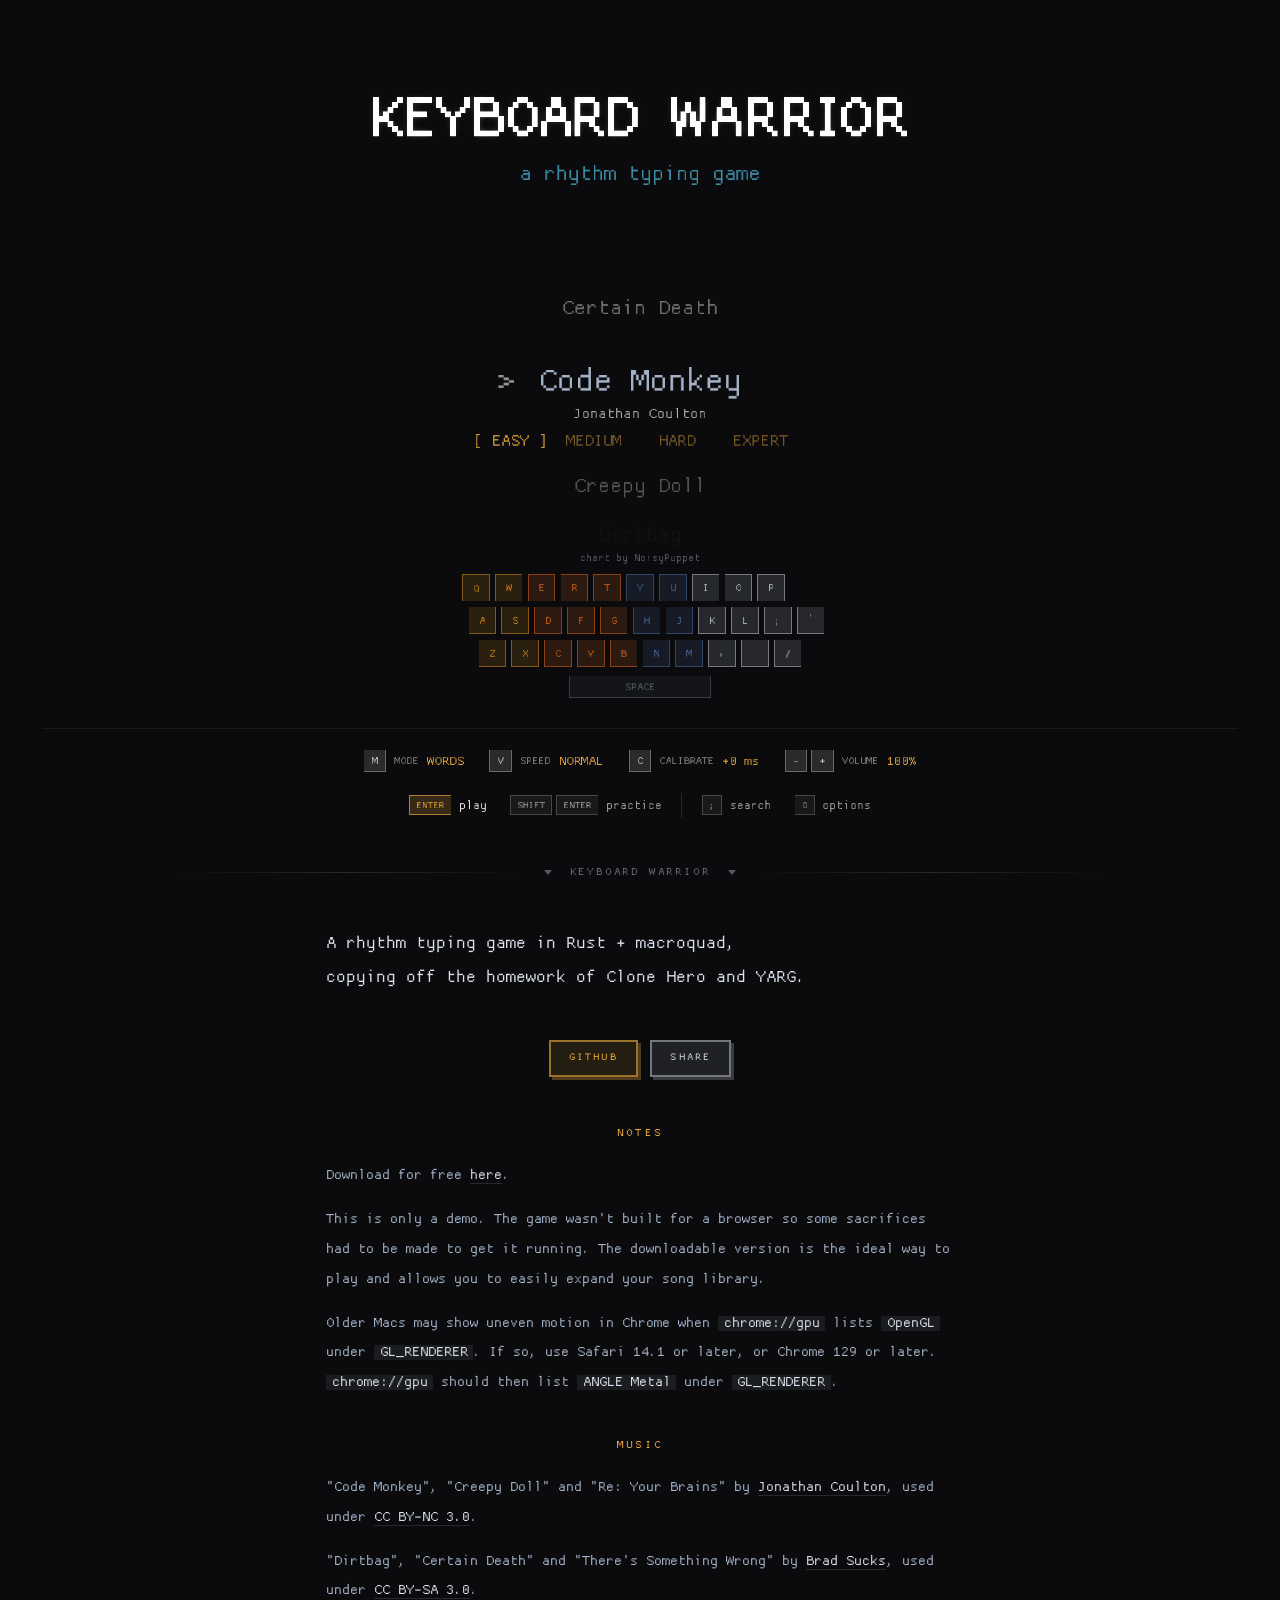
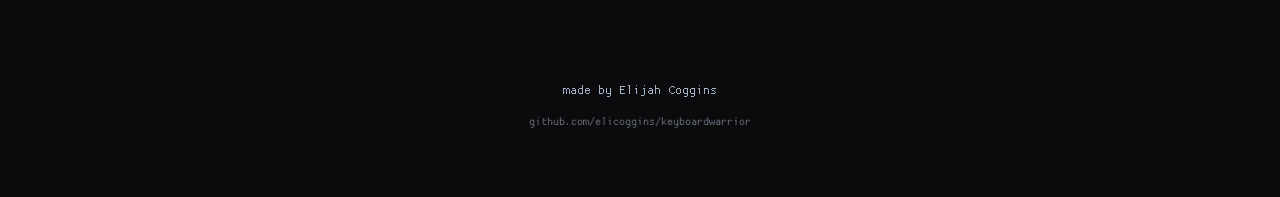
<file: docs/index.html>
<!doctype html>
<html lang="en" data-theme="dark">
  <head>
    <meta charset="UTF-8" />
    <meta name="viewport" content="width=device-width, initial-scale=1.0, viewport-fit=cover" />
    <meta
      name="description"
      content="Keyboard Warrior · a free rhythm typing game built in Rust. Type letters in time with the music. Playable in the browser, with native builds for macOS, Windows and Linux."
    />
    <meta name="author" content="Elijah Coggins" />
    <link rel="canonical" href="https://keyboardwarrior.app/" />
    <meta name="theme-color" content="#0b0b0d" />
    <meta name="color-scheme" content="dark" />

    <meta property="og:title" content="Keyboard Warrior · a rhythm typing game in Rust" />
    <meta
      property="og:description"
      content="Type letters in time with the music. Free, lightweight, and compatible with your existing chart library. Play the browser demo."
    />
    <meta property="og:type" content="website" />
    <meta property="og:url" content="https://keyboardwarrior.app/" />
    <meta property="og:site_name" content="Keyboard Warrior" />
    <meta property="og:locale" content="en_US" />
    <meta
      property="og:image"
      content="https://keyboardwarrior.app/og-keyboardwarrior-2.0.0.png"
    />
    <meta property="og:image:width" content="1200" />
    <meta property="og:image:height" content="630" />
    <meta
      property="og:image:alt"
      content="Keyboard Warrior gameplay — notes falling toward the strike line"
    />
    <meta name="twitter:card" content="summary_large_image" />
    <meta name="twitter:title" content="Keyboard Warrior — a rhythm typing game in Rust" />
    <meta
      name="twitter:description"
      content="Type letters in time with the music. Free, lightweight, and compatible with your existing chart library."
    />
    <meta
      name="twitter:image"
      content="https://keyboardwarrior.app/og-keyboardwarrior-2.0.0.png"
    />

    <link rel="icon" type="image/png" sizes="256x256" href="icon.png" />
    <link rel="apple-touch-icon" href="icon.png" />
    <link
      rel="preload"
      as="font"
      type="font/woff2"
      href="proggyclean.woff2"
      crossorigin
    />
    <link rel="stylesheet" href="mobile.css?v=5" />
    <script>document.documentElement.dataset.experience = matchMedia('(pointer: coarse)').matches ? 'mobile' : 'desktop';</script>
    <noscript><style>@media (pointer: coarse) { .mobile-landing { display: block; } html body .stage, .sheet, .desktop-heading, .m-transport, #mobile-share, .m-link-note { display: none; } #mobile-share-fallback[hidden] { display: block !important; } }</style></noscript>
    <title>Keyboard Warrior · a rhythm typing game</title>

    <script type="application/ld+json">
      {
        "@context": "https://schema.org",
        "@type": "VideoGame",
        "name": "Keyboard Warrior",
        "description": "A rhythm typing game built in Rust. Each note carries a letter; type it in time with the music. Free, lightweight, and compatible with existing Clone Hero and YARG chart libraries.",
        "url": "https://keyboardwarrior.app/",
        "image": "https://keyboardwarrior.app/og-keyboardwarrior-2.0.0.png",
        "screenshot": "https://keyboardwarrior.app/gameplay.jpg",
        "genre": ["Rhythm game", "Typing game"],
        "gamePlatform": ["Web browser", "macOS", "Windows", "Linux"],
        "applicationCategory": "Game",
        "operatingSystem": "macOS, Windows, Linux, Web",
        "playMode": "SinglePlayer",
        "author": {
          "@type": "Person",
          "name": "Elijah Coggins",
          "url": "https://elicoggins.github.io/"
        },
        "offers": {
          "@type": "Offer",
          "price": "0",
          "priceCurrency": "USD",
          "availability": "https://schema.org/InStock"
        },
        "downloadUrl": "https://github.com/elicoggins/keyboardwarrior/releases",
        "codeRepository": "https://github.com/elicoggins/keyboardwarrior"
      }
    </script>
    <script async src="https://www.googletagmanager.com/gtag/js?id=G-KY646TMGR5"></script>
    <script>
      window.dataLayer = window.dataLayer || [];
      function gtag(){dataLayer.push(arguments);}
      gtag('js', new Date());

      gtag('config', 'G-KY646TMGR5');
    </script>
    <style>
      @font-face {
        font-family: 'ProggyClean';
        font-style: normal;
        font-weight: 400;
        font-display: optional;
        src: url('proggyclean.woff2') format('woff2');
      }

      :root {
        color-scheme: dark;
        --bg: #0b0b0d;
        --ink: #d9e0eb;
        --bright: #f2f5fa;
        --dim: #a3b3c7;
        --faint: #6a7180;
        --line: rgba(217, 224, 235, 0.14);
        --amber: #fdb840;
        --ember: #fa731a;
        --steel: #577ab8;
        --cyan: #7fd3f7;
        --font: 'ProggyClean', ui-monospace, 'Courier New', monospace;
        --gutter: clamp(1rem, 4vw, 2.5rem);
      }

      * { box-sizing: border-box; }

      html { background: var(--bg); -webkit-text-size-adjust: 100%; }

      body {
        margin: 0;
        min-height: 100svh;
        overflow-x: hidden;
        overscroll-behavior-y: none;
        background: var(--bg);
        color: var(--ink);
        font-family: var(--font);
        font-size: 1rem;
        line-height: 1.65;
        font-synthesis: none;
      }

      .sr-only {
        position: absolute;
        width: 1px;
        height: 1px;
        margin: -1px;
        overflow: hidden;
        clip: rect(0, 0, 0, 0);
        white-space: nowrap;
      }

      .field {
        position: fixed;
        inset: 0;
        z-index: -1;
        background: var(--bg);
      }

      .field::before,
      .field::after {
        content: "";
        position: absolute;
        inset: 0;
      }

      .field::before {
        opacity: 0.55;
        background-image:
          linear-gradient(rgba(217, 224, 235, 0.045) 1px, transparent 1px),
          linear-gradient(90deg, rgba(217, 224, 235, 0.035) 1px, transparent 1px);
        background-size: 46px 46px, 46px 46px;
        mask-image: radial-gradient(ellipse at 50% 30%, black 5%, transparent 75%);
      }

      .field::after {
        opacity: 0.5;
        background-image: radial-gradient(1px 1px at 17% 12%, rgba(253, 184, 64, 0.5), transparent),
          radial-gradient(1px 1px at 63% 8%, rgba(217, 224, 235, 0.45), transparent),
          radial-gradient(1px 1px at 88% 27%, rgba(217, 224, 235, 0.3), transparent),
          radial-gradient(1px 1px at 34% 41%, rgba(253, 184, 64, 0.35), transparent),
          radial-gradient(1px 1px at 7% 58%, rgba(217, 224, 235, 0.35), transparent),
          radial-gradient(1px 1px at 79% 63%, rgba(217, 224, 235, 0.28), transparent),
          radial-gradient(1px 1px at 47% 77%, rgba(253, 184, 64, 0.3), transparent),
          radial-gradient(1px 1px at 92% 88%, rgba(217, 224, 235, 0.3), transparent),
          radial-gradient(1px 1px at 24% 93%, rgba(217, 224, 235, 0.25), transparent);
      }

      .stage {
        position: relative;
        display: flex;
        flex-direction: column;
        height: 100svh;
        min-height: 28rem;
      }

      .cap {
        appearance: none;
        display: inline-block;
        border: 2px solid rgba(217, 224, 235, 0.45);
        background: rgba(217, 224, 235, 0.1);
        box-shadow: 3px 3px 0 rgba(217, 224, 235, 0.22);
        color: var(--ink);
        font: inherit;
        font-size: 0.8125rem;
        letter-spacing: 0.16em;
        text-transform: uppercase;
        text-decoration: none;
        padding: 0.5rem 1.15rem;
        line-height: 1.3;
        cursor: pointer;
        white-space: nowrap;
        transition: background-color 120ms ease, border-color 120ms ease,
          color 120ms ease, box-shadow 90ms ease, transform 90ms ease;
      }
      .cap:hover, .cap:focus-visible {
        background: rgba(217, 224, 235, 0.16);
        border-color: rgba(217, 224, 235, 0.7);
        color: var(--bright);
      }
      .cap:active {
        transform: translate(3px, 3px);
        box-shadow: 0 0 0 rgba(217, 224, 235, 0);
      }

      .cap--gold {
        border-color: rgba(253, 184, 64, 0.55);
        background: rgba(253, 184, 64, 0.1);
        box-shadow: 3px 3px 0 rgba(253, 184, 64, 0.28);
        color: var(--amber);
      }
      .cap--gold:hover, .cap--gold:focus-visible {
        background: rgba(253, 184, 64, 0.18);
        border-color: rgba(253, 184, 64, 0.85);
        color: var(--amber);
      }
      .cap--gold:active { box-shadow: 0 0 0 rgba(253, 184, 64, 0); }

      /* Author styles override the browser's hidden rule. */
      .cap[hidden] { display: none; }

      @media (pointer: coarse) {
        .cap { padding: 0.85rem 1.5rem; }
      }

      .screen {
        position: relative;
        flex: 1 1 auto;
        min-height: 0;
        display: flex;
        justify-content: center;
        overflow: hidden;
      }

      #glcanvas {
        display: block;
        width: 100%;
        height: 100%;
        max-width: 190vh;
        outline: none;
        background: var(--bg);
        touch-action: none;
      }

      .drop {
        position: absolute;
        top: 0;
        left: 0;
        right: 0;
        z-index: 5;
        display: flex;
        align-items: center;
        justify-content: center;
        padding: 0.6rem clamp(0.8rem, 2.5vw, 1.4rem);
        background: linear-gradient(180deg, rgba(11, 11, 13, 0.95) 30%, rgba(11, 11, 13, 0));
        transform: translateY(-100%);
        transition: transform 220ms ease;
      }
      .screen[data-drop="1"] .drop { transform: none; }

      .fallback {
        position: absolute;
        inset: 0;
        z-index: 6;
        display: none;
        flex-direction: column;
        align-items: center;
        justify-content: center;
        gap: 1.1rem;
        padding: clamp(1.2rem, 5vw, 2.5rem);
        text-align: center;
        background: var(--bg);
      }

      .fallback picture { width: min(36rem, 100%); }

      .fallback img {
        display: block;
        width: 100%;
        height: auto;
        border: 1px solid var(--line);
      }

      .fallback p {
        margin: 0;
        max-width: 32rem;
        font-size: 0.9375rem;
        color: var(--dim);
      }

      .fallback__mark {
        display: block;
        width: min(21rem, 88%);
        height: auto;
        fill: var(--bright);
      }

      .fallback p.fallback__sub {
        margin: -0.5rem 0 0.4rem;
        font-size: clamp(1rem, 4.4vw, 1.25rem);
        color: var(--cyan);
      }

      .fallback__actions {
        display: flex;
        flex-wrap: wrap;
        justify-content: center;
        gap: 0.75rem;
      }

      .fallback p.fallback__hint {
        display: none;
        margin: -0.45rem 0 0;
        font-size: 0.875rem;
        color: var(--dim);
      }
      .stage[data-mode="unsupported"] .fallback__hint { display: block; }

      .stage[data-mode="unsupported"] #glcanvas,
      .stage[data-mode="unsupported"] .drop,
      .stage[data-mode="unsupported"] .rail,
      .stage[data-mode="error"] #glcanvas,
      .stage[data-mode="error"] .drop { display: none; }

      .stage[data-mode="unsupported"] .fallback,
      .stage[data-mode="error"] .fallback { display: flex; }

      .stage[data-mode="unsupported"] { height: auto; min-height: 0; }
      .stage[data-mode="unsupported"] .screen { overflow: visible; }
      .stage[data-mode="unsupported"] .fallback { position: static; width: 100%; }

      .stage[data-fs] .rail { display: none; }
      .stage[data-fs] #glcanvas { max-width: none; }

      .stage:fullscreen { height: 100%; background: var(--bg); }

      .stage[data-fs="page"] {
        position: fixed;
        inset: 0;
        z-index: 50;
        height: 100%;
        background: var(--bg);
      }

      html.kw-filled, html.kw-filled body { overflow: hidden; }

      /* Keep this separate so unsupported selectors do not invalidate other rules. */
      .stage:-webkit-full-screen { height: 100%; background: var(--bg); }

      .rail {
        display: flex;
        align-items: center;
        justify-content: center;
        gap: 1.1rem;
        padding: 0.9rem var(--gutter) 1rem;
        border: 0;
        background: transparent;
        color: var(--faint);
        font: inherit;
        font-size: 0.875rem;
        letter-spacing: 0.2em;
        text-transform: uppercase;
        white-space: nowrap;
        cursor: pointer;
        transition: color 140ms ease;
      }
      .rail::before, .rail::after {
        content: "";
        flex: 1 1 auto;
        max-width: 22rem;
        height: 1px;
        background: linear-gradient(90deg, transparent, var(--line), transparent);
      }
      .rail:hover, .rail:focus-visible { color: var(--ink); }

      .rail__arrow {
        width: 0;
        height: 0;
        border-left: 4px solid transparent;
        border-right: 4px solid transparent;
        border-top: 5px solid currentColor;
        opacity: 0.75;
        animation: nudge 2.6s ease-in-out infinite;
        transition: opacity 160ms ease;
      }

      .rail:hover .rail__arrow,
      .rail:focus-visible .rail__arrow { opacity: 1; }

      @keyframes nudge {
        0%, 62%, 100% { transform: translateY(0); }
        80% { transform: translateY(2px); }
      }

      .sheet {
        width: min(42rem, 100%);
        margin: 0 auto;
        padding: clamp(1rem, 3vh, 2rem) clamp(1rem, 3vw, 1.4rem) clamp(2.5rem, 7vh, 4rem);
        text-wrap: pretty;
      }

      .lede {
        margin: 0 0 clamp(2rem, 5vh, 3rem);
        font-size: 1.375rem;
        line-height: 1.55;
        color: var(--ink);
        text-wrap: balance;
      }

      .sheet__cta {
        margin: 0 0 clamp(2rem, 5vh, 3rem);
        display: flex;
        flex-wrap: wrap;
        justify-content: center;
        gap: 0.75rem;
      }

      .stage[data-mode="unsupported"] ~ .sheet .sheet__cta { display: none; }

      .block { margin: 0 0 clamp(1.8rem, 4vh, 2.6rem); }

      .block h2 {
        margin: 0 0 1rem;
        font-size: 0.875rem;
        font-weight: 400;
        letter-spacing: 0.22em;
        text-transform: uppercase;
        text-align: center;
        color: var(--amber);
      }

      .block p {
        margin: 0 0 0.9rem;
        font-size: 1.125rem;
        color: var(--dim);
      }
      .block p:last-child { margin-bottom: 0; }

      .foot {
        display: flex;
        flex-direction: column;
        align-items: center;
        gap: 0.4rem;
        justify-content: center;
        padding-top: clamp(1.6rem, 4vh, 2.4rem);
        font-size: 0.875rem;
        color: var(--faint);
      }

      a { color: var(--ink); text-decoration: none; border-bottom: 1px solid var(--line); }
      a:hover, a:focus-visible { color: var(--amber); border-bottom-color: currentColor; }
      .foot__byline { color: var(--dim); font-size: 1rem; }
      .foot a { border-bottom: 0; }
      .foot a { color: var(--faint); }
      .foot a:hover { color: var(--ink); }

      code {
        font-family: inherit;
        color: var(--ink);
        background: rgba(217, 224, 235, 0.08);
        padding: 0 0.3em;
      }

      :focus-visible { outline: 1px solid var(--amber); outline-offset: 3px; }

      @media (prefers-reduced-motion: reduce) {
        .drop { transition: none; }
        .rail__arrow { animation: none; }
      }
    </style>
  </head>
  <body>
    <div class="field" aria-hidden="true"></div>

    <h1 class="sr-only desktop-heading">Keyboard Warrior — a rhythm typing game</h1>

    <main class="mobile-landing" aria-label="Keyboard Warrior for desktop">
      <div class="m-composition">
        <header class="m-masthead">
          <h1><img class="m-wordmark" src="mobile-wordmark.png" width="1872" height="212" alt="Keyboard Warrior" /></h1>
          <p class="m-subtitle">a rhythm typing game</p>
        </header>

        <figure class="m-performance">
          <div class="m-film">
            <video id="mobile-film" width="720" height="800" poster="mobile-film.jpg?v=3" data-src="mobile-film.mp4?v=3" preload="none" muted loop playsinline aria-label="Code Monkey, Expert difficulty. The opening played in Keyboard Warrior; each letter is typed as its note reaches the line."></video>
          </div>
          <div class="m-keys">
            <svg viewBox="-1 -1 345 90" role="img" aria-label="The QWERTY keyboard. Keys light up with each note in the recording.">
            <g class="m-key" data-key="q" style="color:#f59e1f" transform="translate(0 0)"><rect width="26" height="26"/><text x="13" y="18">Q</text></g>
            <g class="m-key" data-key="w" style="color:#f59e1f" transform="translate(31 0)"><rect width="26" height="26"/><text x="13" y="18">W</text></g>
            <g class="m-key" data-key="e" style="color:#fa731a" transform="translate(62 0)"><rect width="26" height="26"/><text x="13" y="18">E</text></g>
            <g class="m-key" data-key="r" style="color:#fa731a" transform="translate(93 0)"><rect width="26" height="26"/><text x="13" y="18">R</text></g>
            <g class="m-key" data-key="t" style="color:#fa731a" transform="translate(124 0)"><rect width="26" height="26"/><text x="13" y="18">T</text></g>
            <g class="m-key" data-key="y" style="color:#577ab8" transform="translate(155 0)"><rect width="26" height="26"/><text x="13" y="18">Y</text></g>
            <g class="m-key" data-key="u" style="color:#577ab8" transform="translate(186 0)"><rect width="26" height="26"/><text x="13" y="18">U</text></g>
            <g class="m-key" data-key="i" style="color:#d9e0eb" transform="translate(217 0)"><rect width="26" height="26"/><text x="13" y="18">I</text></g>
            <g class="m-key" data-key="o" style="color:#d9e0eb" transform="translate(248 0)"><rect width="26" height="26"/><text x="13" y="18">O</text></g>
            <g class="m-key" data-key="p" style="color:#d9e0eb" transform="translate(279 0)"><rect width="26" height="26"/><text x="13" y="18">P</text></g>
            <g class="m-key" data-key="a" style="color:#f59e1f" transform="translate(6.2 31)"><rect width="26" height="26"/><text x="13" y="18">A</text></g>
            <g class="m-key" data-key="s" style="color:#f59e1f" transform="translate(37.2 31)"><rect width="26" height="26"/><text x="13" y="18">S</text></g>
            <g class="m-key" data-key="d" style="color:#fa731a" transform="translate(68.2 31)"><rect width="26" height="26"/><text x="13" y="18">D</text></g>
            <g class="m-key" data-key="f" style="color:#fa731a" transform="translate(99.2 31)"><rect width="26" height="26"/><text x="13" y="18">F</text></g>
            <g class="m-key" data-key="g" style="color:#fa731a" transform="translate(130.2 31)"><rect width="26" height="26"/><text x="13" y="18">G</text></g>
            <g class="m-key" data-key="h" style="color:#577ab8" transform="translate(161.2 31)"><rect width="26" height="26"/><text x="13" y="18">H</text></g>
            <g class="m-key" data-key="j" style="color:#577ab8" transform="translate(192.2 31)"><rect width="26" height="26"/><text x="13" y="18">J</text></g>
            <g class="m-key" data-key="k" style="color:#d9e0eb" transform="translate(223.2 31)"><rect width="26" height="26"/><text x="13" y="18">K</text></g>
            <g class="m-key" data-key="l" style="color:#d9e0eb" transform="translate(254.2 31)"><rect width="26" height="26"/><text x="13" y="18">L</text></g>
            <g class="m-key" data-key=";" style="color:#d9e0eb" transform="translate(285.2 31)"><rect width="26" height="26"/><text x="13" y="18">;</text></g>
            <g class="m-key" data-key="&#x27;" style="color:#d9e0eb" transform="translate(316.2 31)"><rect width="26" height="26"/><text x="13" y="18">&#x27;</text></g>
            <g class="m-key" data-key="z" style="color:#f59e1f" transform="translate(15.5 62)"><rect width="26" height="26"/><text x="13" y="18">Z</text></g>
            <g class="m-key" data-key="x" style="color:#f59e1f" transform="translate(46.5 62)"><rect width="26" height="26"/><text x="13" y="18">X</text></g>
            <g class="m-key" data-key="c" style="color:#fa731a" transform="translate(77.5 62)"><rect width="26" height="26"/><text x="13" y="18">C</text></g>
            <g class="m-key" data-key="v" style="color:#fa731a" transform="translate(108.5 62)"><rect width="26" height="26"/><text x="13" y="18">V</text></g>
            <g class="m-key" data-key="b" style="color:#fa731a" transform="translate(139.5 62)"><rect width="26" height="26"/><text x="13" y="18">B</text></g>
            <g class="m-key" data-key="n" style="color:#577ab8" transform="translate(170.5 62)"><rect width="26" height="26"/><text x="13" y="18">N</text></g>
            <g class="m-key" data-key="m" style="color:#577ab8" transform="translate(201.5 62)"><rect width="26" height="26"/><text x="13" y="18">M</text></g>
            <g class="m-key" data-key="," style="color:#d9e0eb" transform="translate(232.5 62)"><rect width="26" height="26"/><text x="13" y="18">,</text></g>
            <g class="m-key" data-key="." style="color:#d9e0eb" transform="translate(263.5 62)"><rect width="26" height="26"/><text x="13" y="18">.</text></g>
            <g class="m-key" data-key="/" style="color:#d9e0eb" transform="translate(294.5 62)"><rect width="26" height="26"/><text x="13" y="18">/</text></g>
            </svg>
          </div>
          <figcaption class="m-recording">
            <div><p>Code Monkey <span class="m-difficulty">EXPERT</span></p><p class="m-artist">Jonathan Coulton</p></div>
            <span class="m-time" id="mobile-time" aria-hidden="true">0:00 / 0:24</span>
          </figcaption>
          <div class="m-transport">
            <button class="m-control m-sound" id="mobile-sound" type="button" aria-label="Listen to gameplay" aria-pressed="false"><svg class="m-icon" viewBox="0 0 20 20" aria-hidden="true"><path d="M2 7h4V5h2V3h2v14H8v-2H6v-2H2z"/><path class="m-icon--muted" d="m13 6 2 2 2-2 1.5 1.5-2 2 2 2-1.5 1.5-2-2-2 2-1.5-1.5 2-2-2-2z"/><path class="m-icon--audible" d="M13 6h2v8h-2zm3-3h2v14h-2z"/></svg><span id="mobile-sound-label">Unmute</span></button>
            <button class="m-control" id="mobile-play" type="button" aria-label="Play gameplay"><svg class="m-icon" viewBox="0 0 20 20" aria-hidden="true"><path class="m-icon--play" d="M5 2h2v2h3v2h3v2h3v4h-3v2h-3v2H7v2H5z"/><path class="m-icon--pause" d="M4 3h4v14H4zm8 0h4v14h-4z"/></svg><span id="mobile-play-label">Play</span></button>
          </div>
          <p class="m-film-status" id="mobile-film-status" role="status" aria-live="polite"></p>
          <noscript><a class="m-nojs-film" href="mobile-film.mp4">Watch the opening</a></noscript>
        </figure>

        <section class="m-invitation" aria-labelledby="mobile-desktop-title">
          <h2 id="mobile-desktop-title">Play on your computer.</h2>
          <p>You'll need a physical keyboard.</p>
          <div class="m-share-row"><button class="m-control m-link" id="mobile-share" type="button" aria-label="Share Keyboard Warrior"><svg class="m-icon" viewBox="0 0 20 20" aria-hidden="true"><path d="M9 1h2v2h2v2h2v2h-2V6h-2v7H9V6H7v1H5V5h2V3h2zM3 9h3v2H5v6h10v-6h-1V9h3v10H3z"/></svg><span>Share</span></button>
          <p class="m-address">keyboardwarrior.app</p></div>
          <p class="m-share-status" id="mobile-share-status" role="status" aria-live="polite"></p>
          <div class="m-share-fallback" id="mobile-share-fallback" hidden><label for="mobile-url">Copy this link</label><input id="mobile-url" value="https://keyboardwarrior.app/" readonly /></div>
          <div class="m-links"><a href="https://github.com/elicoggins/keyboardwarrior/releases/latest" target="_blank" rel="noopener noreferrer">Free download</a><a href="https://github.com/elicoggins/keyboardwarrior" target="_blank" rel="noopener noreferrer">GitHub</a></div>
        </section>

        <footer class="m-footer">
          <details class="m-credits"><summary>about &amp; credits</summary><p>A rhythm typing game in Rust + macroquad, copying off the homework of Clone Hero and YARG.</p><p>Type the correct letters in time with the music. Come back with on a computer to try for yourself, and check out the free download to expand your song library.</p><p class="m-music-credit">“Code Monkey” by <a href="https://www.jonathancoulton.com">Jonathan Coulton</a>, used under <a href="https://creativecommons.org/licenses/by-nc/3.0/">CC BY-NC 3.0</a>.</p><p class="m-credit-links"><a href="MUSIC-ATTRIBUTION.md">Music credits</a> · <a href="LICENSE.md">License</a> · <a href="THIRD-PARTY-NOTICES.md">Third-party notices</a></p></details>
          <p class="m-byline">made by Elijah Coggins</p>
        </footer>
      </div>
      <script type="application/json" id="mobile-notes">{"song":"Code Monkey","artist":"Jonathan Coulton","difficulty":"Expert","fps":60,"songStart":0.016666666666666163,"events":[{"key":"t","time":3.033333,"until":3.033333},{"key":"o","time":3.216667,"until":3.216667},{"key":"m","time":3.4,"until":3.4},{"key":"a","time":3.6,"until":3.6},{"key":"t","time":3.783333,"until":3.783333},{"key":"o","time":3.983333,"until":3.983333},{"key":"w","time":4.166667,"until":4.166667},{"key":"i","time":4.35,"until":4.35},{"key":"l","time":4.55,"until":4.55},{"key":"l","time":4.733333,"until":4.733333},{"key":"o","time":4.933333,"until":4.933333},{"key":"w","time":5.116667,"until":5.116667},{"key":"i","time":5.3,"until":5.3},{"key":"n","time":5.5,"until":5.5},{"key":"d","time":5.683333,"until":5.683333},{"key":"i","time":5.883333,"until":5.883333},{"key":"g","time":6.066667,"until":6.066667},{"key":"o","time":6.25,"until":6.25},{"key":"s","time":6.433333,"until":6.433333},{"key":"y","time":6.616667,"until":6.616667},{"key":"m","time":6.816667,"until":6.816667},{"key":"b","time":7.0,"until":7.0},{"key":"o","time":7.183333,"until":7.183333},{"key":"l","time":7.366667,"until":7.366667},{"key":"i","time":7.55,"until":7.55},{"key":"c","time":7.75,"until":7.75},{"key":"o","time":7.933333,"until":7.933333},{"key":"v","time":8.116667,"until":8.116667},{"key":"e","time":8.3,"until":8.3},{"key":"r","time":8.483333,"until":8.483333},{"key":"c","time":8.683333,"until":8.683333},{"key":"o","time":8.866667,"until":8.866667},{"key":"m","time":9.05,"until":9.05},{"key":"e","time":9.233333,"until":9.233333},{"key":"m","time":9.433333,"until":9.433333},{"key":"e","time":9.616667,"until":9.616667},{"key":"a","time":9.8,"until":9.8},{"key":"s","time":9.983333,"until":9.983333},{"key":"u","time":10.183333,"until":10.183333},{"key":"r","time":10.366667,"until":10.366667},{"key":"e","time":10.55,"until":10.55},{"key":"d","time":10.733333,"until":10.733333},{"key":"o","time":10.933333,"until":10.933333},{"key":"r","time":11.116667,"until":11.116667},{"key":"g","time":11.3,"until":11.3},{"key":"a","time":11.483333,"until":11.483333},{"key":"n","time":11.683333,"until":11.683333},{"key":"i","time":11.866667,"until":11.866667},{"key":"z","time":12.05,"until":12.05},{"key":"e","time":12.233333,"until":12.233333},{"key":"p","time":12.433333,"until":12.433333},{"key":"a","time":12.616667,"until":12.616667},{"key":"r","time":12.816667,"until":12.816667},{"key":"a","time":13.0,"until":13.0},{"key":"l","time":13.183333,"until":13.183333},{"key":"l","time":13.383333,"until":13.383333},{"key":"e","time":13.566667,"until":13.566667},{"key":"l","time":13.75,"until":13.75},{"key":"a","time":13.933333,"until":13.933333},{"key":"d","time":14.116667,"until":14.116667},{"key":"d","time":14.3,"until":14.3},{"key":"r","time":14.483333,"until":14.483333},{"key":"e","time":14.666667,"until":14.666667},{"key":"s","time":14.85,"until":14.85},{"key":"s","time":15.016667,"until":15.016667},{"key":"u","time":15.583333,"until":15.583333},{"key":"n","time":15.766667,"until":15.766667},{"key":"i","time":16.333333,"until":16.333333},{"key":"t","time":16.516667,"until":16.516667},{"key":"o","time":18.016667,"until":18.016667},{"key":"u","time":18.583333,"until":18.583333},{"key":"t","time":18.766667,"until":18.766667},{"key":"u","time":19.333333,"until":19.333333},{"key":"p","time":19.533333,"until":19.533333},{"key":"f","time":20.083333,"until":20.083333},{"key":"l","time":20.283333,"until":20.283333},{"key":"u","time":20.466667,"until":20.466667},{"key":"t","time":20.65,"until":20.65},{"key":"e","time":21.033333,"until":21.033333},{"key":"p","time":21.583333,"until":21.583333},{"key":"l","time":21.783333,"until":21.783333},{"key":"u","time":22.333333,"until":22.333333},{"key":"s","time":22.516667,"until":22.516667}]}</script>
    </main>

    <div class="stage" id="stage">
      <div class="screen" id="screen">
        <canvas id="glcanvas" tabindex="0"></canvas>

        <div class="drop" id="drop">
          <button class="cap" type="button" id="fs">Fullscreen</button>
        </div>

        <div class="fallback" id="fallback">
          <svg class="fallback__mark" viewBox="0 0 111 8" shape-rendering="crispEdges" aria-hidden="true">
            <path d="M0 0h1v1h-1zM5 0h1v1h-1zM7 0h5v1h-5zM13 0h1v1h-1zM19 0h1v1h-1zM21 0h4v1h-4zM30 0h2v1h-2zM37 0h2v1h-2zM42 0h4v1h-4zM49 0h4v1h-4zM62 0h1v1h-1zM68 0h1v1h-1zM72 0h2v1h-2zM77 0h4v1h-4zM84 0h4v1h-4zM92 0h3v1h-3zM100 0h2v1h-2zM105 0h4v1h-4zM0 1h1v1h-1zM4 1h1v1h-1zM7 1h1v1h-1zM13 1h1v1h-1zM19 1h1v1h-1zM21 1h1v1h-1zM25 1h1v1h-1zM29 1h1v1h-1zM32 1h1v1h-1zM37 1h2v1h-2zM42 1h1v1h-1zM46 1h1v1h-1zM49 1h1v1h-1zM53 1h1v1h-1zM62 1h1v1h-1zM65 1h1v1h-1zM68 1h1v1h-1zM72 1h2v1h-2zM77 1h1v1h-1zM81 1h1v1h-1zM84 1h1v1h-1zM88 1h1v1h-1zM93 1h1v1h-1zM99 1h1v1h-1zM102 1h1v1h-1zM105 1h1v1h-1zM109 1h1v1h-1zM0 2h1v1h-1zM3 2h1v1h-1zM7 2h1v1h-1zM14 2h1v1h-1zM18 2h1v1h-1zM21 2h1v1h-1zM25 2h1v1h-1zM28 2h1v1h-1zM33 2h1v1h-1zM36 2h1v1h-1zM39 2h1v1h-1zM42 2h1v1h-1zM46 2h1v1h-1zM49 2h1v1h-1zM54 2h1v1h-1zM62 2h1v1h-1zM65 2h1v1h-1zM68 2h1v1h-1zM71 2h1v1h-1zM74 2h1v1h-1zM77 2h1v1h-1zM81 2h1v1h-1zM84 2h1v1h-1zM88 2h1v1h-1zM93 2h1v1h-1zM98 2h1v1h-1zM103 2h1v1h-1zM105 2h1v1h-1zM109 2h1v1h-1zM0 3h1v1h-1zM2 3h1v1h-1zM7 3h4v1h-4zM15 3h1v1h-1zM17 3h1v1h-1zM21 3h5v1h-5zM28 3h1v1h-1zM33 3h1v1h-1zM36 3h1v1h-1zM39 3h1v1h-1zM42 3h1v1h-1zM46 3h1v1h-1zM49 3h1v1h-1zM54 3h1v1h-1zM62 3h1v1h-1zM64 3h1v1h-1zM66 3h1v1h-1zM68 3h1v1h-1zM71 3h1v1h-1zM74 3h1v1h-1zM77 3h1v1h-1zM81 3h1v1h-1zM84 3h1v1h-1zM88 3h1v1h-1zM93 3h1v1h-1zM98 3h1v1h-1zM103 3h1v1h-1zM105 3h1v1h-1zM109 3h1v1h-1zM0 4h3v1h-3zM7 4h1v1h-1zM16 4h1v1h-1zM21 4h1v1h-1zM26 4h1v1h-1zM28 4h1v1h-1zM33 4h1v1h-1zM36 4h4v1h-4zM42 4h4v1h-4zM49 4h1v1h-1zM54 4h1v1h-1zM62 4h1v1h-1zM64 4h1v1h-1zM66 4h1v1h-1zM68 4h1v1h-1zM71 4h4v1h-4zM77 4h4v1h-4zM84 4h4v1h-4zM93 4h1v1h-1zM98 4h1v1h-1zM103 4h1v1h-1zM105 4h4v1h-4zM0 5h1v1h-1zM3 5h1v1h-1zM7 5h1v1h-1zM16 5h1v1h-1zM21 5h1v1h-1zM26 5h1v1h-1zM28 5h1v1h-1zM33 5h1v1h-1zM35 5h1v1h-1zM40 5h1v1h-1zM42 5h1v1h-1zM45 5h1v1h-1zM49 5h1v1h-1zM54 5h1v1h-1zM63 5h2v1h-2zM66 5h2v1h-2zM70 5h1v1h-1zM75 5h1v1h-1zM77 5h1v1h-1zM80 5h1v1h-1zM84 5h1v1h-1zM87 5h1v1h-1zM93 5h1v1h-1zM98 5h1v1h-1zM103 5h1v1h-1zM105 5h1v1h-1zM108 5h1v1h-1zM0 6h1v1h-1zM4 6h1v1h-1zM7 6h1v1h-1zM16 6h1v1h-1zM21 6h1v1h-1zM26 6h1v1h-1zM29 6h1v1h-1zM32 6h1v1h-1zM35 6h1v1h-1zM40 6h1v1h-1zM42 6h1v1h-1zM46 6h1v1h-1zM49 6h1v1h-1zM53 6h1v1h-1zM63 6h1v1h-1zM67 6h1v1h-1zM70 6h1v1h-1zM75 6h1v1h-1zM77 6h1v1h-1zM81 6h1v1h-1zM84 6h1v1h-1zM88 6h1v1h-1zM93 6h1v1h-1zM99 6h1v1h-1zM102 6h1v1h-1zM105 6h1v1h-1zM109 6h1v1h-1zM0 7h1v1h-1zM5 7h1v1h-1zM7 7h5v1h-5zM16 7h1v1h-1zM21 7h5v1h-5zM30 7h2v1h-2zM35 7h1v1h-1zM40 7h1v1h-1zM42 7h1v1h-1zM47 7h1v1h-1zM49 7h4v1h-4zM63 7h1v1h-1zM67 7h1v1h-1zM70 7h1v1h-1zM75 7h1v1h-1zM77 7h1v1h-1zM82 7h1v1h-1zM84 7h1v1h-1zM89 7h1v1h-1zM92 7h3v1h-3zM100 7h2v1h-2zM105 7h1v1h-1zM110 7h1v1h-1z" />
          </svg>
          <p class="fallback__sub">a rhythm typing game</p>
          <picture>
            <source media="(max-width: 44rem)" srcset="gameplay-tall.jpg" width="812" height="849" />
            <img src="gameplay.jpg" width="1920" height="1080" alt="Keyboard Warrior gameplay: lettered notes falling toward a strike line, with the lyric being typed underneath" />
          </picture>
          <p id="fallback-copy">
            keyboard warrior needs a physical keyboard, so it's playable on
            desktop only.
          </p>
          <div class="fallback__actions">
            <a
              class="cap cap--gold"
              href="https://github.com/elicoggins/keyboardwarrior"
              target="_blank"
              rel="noopener noreferrer"
              >GitHub</a
            >
            <button class="cap" type="button" data-share hidden>Share</button>
          </div>
          <p class="fallback__hint">
            Share the link with yourself for later!
          </p>
        </div>
      </div>

      <button class="rail" type="button" id="more">
        <span class="rail__arrow" aria-hidden="true"></span>
        <span class="rail__label">Keyboard Warrior</span>
        <span class="rail__arrow" aria-hidden="true"></span>
      </button>
    </div>

    <main class="sheet">
      <p class="lede">
        A rhythm typing game in Rust + macroquad, copying off the homework of
        Clone Hero and YARG.
      </p>

      <p class="sheet__cta">
        <a
          class="cap cap--gold"
          href="https://github.com/elicoggins/keyboardwarrior"
          target="_blank"
          rel="noopener noreferrer"
          >GitHub</a
        >
        <button class="cap" type="button" data-share hidden>Share</button>
      </p>

      <section class="block">
        <h2>Notes</h2>
        <p>
          Download for free
          <a href="https://github.com/elicoggins/keyboardwarrior" target="_blank" rel="noopener noreferrer">here</a>.
        </p>
        <p>
          This is only a demo. The game wasn't built for a browser so some
          sacrifices had to be made to get it running. The downloadable version is
          the ideal way to play and allows you to easily expand your song library.
        </p>
        <p>
          Older Macs may show uneven motion in Chrome when
          <code>chrome://gpu</code> lists <code>OpenGL</code> under
          <code>GL_RENDERER</code>. If so, use Safari&nbsp;14.1 or later, or
          Chrome&nbsp;129 or later. <code>chrome://gpu</code> should then list
          <code>ANGLE&nbsp;Metal</code> under <code>GL_RENDERER</code>.
        </p>
      </section>

      <section class="block">
        <h2>Music</h2>
        <p>
          "Code Monkey", "Creepy Doll" and
          "Re: Your Brains" by
          <a href="https://www.jonathancoulton.com" target="_blank" rel="noopener noreferrer">Jonathan Coulton</a>,
          used under
          <a href="https://creativecommons.org/licenses/by-nc/3.0/" target="_blank" rel="noopener noreferrer">CC&nbsp;BY-NC&nbsp;3.0</a>.
        </p>
        <p>
          "Dirtbag", "Certain Death" and
          "There's Something Wrong" by
          <a href="https://www.bradsucks.net" target="_blank" rel="noopener noreferrer">Brad Sucks</a>,
          used under
          <a href="https://creativecommons.org/licenses/by-sa/3.0/" target="_blank" rel="noopener noreferrer">CC&nbsp;BY-SA&nbsp;3.0</a>.
        </p>
      </section>

      <footer class="foot">
        <span class="foot__byline">made by Elijah Coggins</span>
        <a href="https://github.com/elicoggins/keyboardwarrior" target="_blank" rel="noopener noreferrer">github.com/elicoggins/keyboardwarrior</a>
      </footer>
    </main>

    <script src="mq_js_bundle.js?v=fba3529e2416"></script>
    <!-- Register the audio import before load(). -->
    <script src="kw_audio.js?v=55bc17135ff5"></script>
    <script>
      (() => {
        const stage = document.getElementById('stage');
        const screen = document.getElementById('screen');
        const canvas = document.getElementById('glcanvas');
        const drop = document.getElementById('drop');
        const fsBtn = document.getElementById('fs');

        document.getElementById('more').addEventListener('click', () => {
          document.querySelector('.sheet').scrollIntoView({ behavior: 'smooth' });
        });

        const shareData = {
          title: document.title,
          url: document.querySelector('link[rel="canonical"]')?.href || location.href,
        };

        const shareable = () =>
          typeof navigator.share === 'function' &&
          (typeof navigator.canShare !== 'function' || navigator.canShare(shareData));
        const copyable = () => typeof navigator.clipboard?.writeText === 'function';

        if (shareable() || copyable()) {
          for (const btn of document.querySelectorAll('[data-share]')) {
            btn.hidden = false;

            const label = btn.textContent;
            let restore;

            const say = (text) => {
              btn.style.minWidth = `${btn.offsetWidth}px`;
              btn.textContent = text;
              clearTimeout(restore);
              restore = setTimeout(() => {
                btn.textContent = label;
                btn.style.minWidth = '';
              }, 1800);
            };

            btn.addEventListener('click', async () => {
              if (shareable()) {
                try {
                  await navigator.share(shareData);
                  return;
                } catch (err) {
                  if (err?.name === 'AbortError') return;
                }
              }
              if (!copyable()) return;
              try {
                await navigator.clipboard.writeText(shareData.url);
                say('Copied');
              } catch {}
            });
          }
        }

        const touch = window.matchMedia('(pointer: coarse)');

        let started = false;
        const start = () => {
          if (started) return;
          started = true;
          document.documentElement.dataset.experience = 'desktop';
          stage.dataset.mode = '';
          wire();
          boot();
        };

        if (touch.matches) {
          stage.dataset.mode = 'unsupported';
        } else {
          start();
        }

        touch.addEventListener?.('change', (e) => {
          if (!e.matches) start();
          else if (!started) stage.dataset.mode = 'unsupported';
        });

        function wire() {

          const focusGame = () => {
            try {
              canvas.focus({ preventScroll: true });
            } catch {
              canvas.focus();
            }
          };

          screen.addEventListener('pointerdown', focusGame);

          let visible = 1;
          const reclaim = () => {
            if (visible > 0.75 && document.activeElement !== canvas) focusGame();
          };

          window.addEventListener('focus', reclaim);
          document.addEventListener('visibilitychange', () => {
            if (!document.hidden) reclaim();
          });

          if ('IntersectionObserver' in window) {
            new IntersectionObserver(
              (entries) => {
                for (const entry of entries) visible = entry.intersectionRatio;
                reclaim();
              },
              { threshold: [0, 0.25, 0.5, 0.75, 0.9, 1] }
            ).observe(screen);
          }

          let idle;
          const showDrop = (linger = 2200) => {
            screen.dataset.drop = '1';
            clearTimeout(idle);
            idle = setTimeout(() => {
              screen.dataset.drop = '';
            }, linger);
          };
          // WebKit can fire pointermove without a coordinate change.
          let atX = null;
          let atY = null;
          screen.addEventListener('pointermove', (e) => {
            const moved = atX === null || e.clientX !== atX || e.clientY !== atY;
            atX = e.clientX;
            atY = e.clientY;
            if (moved) showDrop();
          });
          screen.addEventListener('pointerleave', () => {
            clearTimeout(idle);
            screen.dataset.drop = '';
          });
          drop.addEventListener('pointerenter', () => {
            screen.dataset.drop = '1';
            clearTimeout(idle);
          });
          drop.addEventListener('pointerleave', () => showDrop(900));
          fsBtn.addEventListener('mousedown', (e) => e.preventDefault());

          // Use page fullscreen when the browser needs Escape, since Escape pauses the game.
          const enterFs = stage.requestFullscreen ?? stage.webkitRequestFullscreen;
          const exitFs = document.exitFullscreen ?? document.webkitExitFullscreen;
          const fsElement = () => document.fullscreenElement ?? document.webkitFullscreenElement;

          const LOCK_MEMO = 'keyboardwarrior.esclock.v1';
          let escCustody = null;
          try {
            escCustody = localStorage.getItem(LOCK_MEMO);
          } catch {}
          const recordCustody = (verdict) => {
            escCustody = verdict;
            try {
              localStorage.setItem(LOCK_MEMO, verdict);
            } catch {}
          };

          const setFilled = (mode) => {
            if (mode) stage.dataset.fs = mode;
            else delete stage.dataset.fs;
            document.documentElement.classList.toggle('kw-filled', mode === 'page');
            fsBtn.textContent = mode ? 'Exit fullscreen' : 'Fullscreen';
            if (mode) showDrop(4000);
            // Miniquad only resizes its canvas after a window resize event.
            requestAnimationFrame(() => {
              window.dispatchEvent(new Event('resize'));
              focusGame();
            });
          };

          const worthAsking = () =>
            !!enterFs && escCustody !== 'denied' && typeof navigator.keyboard?.lock === 'function';

          let pageAfterExit = false;
          const fallBackToPage = () => {
            recordCustody('denied');
            pageAfterExit = true;
            exitFs.call(document);
          };

          fsBtn.addEventListener('click', () => {
            if (stage.dataset.fs === 'page') {
              setFilled(null);
            } else if (fsElement()) {
              exitFs.call(document);
            } else if (worthAsking()) {
              Promise.resolve(enterFs.call(stage)).catch(() => setFilled('page'));
            } else {
              setFilled('page');
            }
          });

          const onFullscreenChange = () => {
            if (fsElement() === stage) {
              setFilled('native');
              const lock = navigator.keyboard?.lock?.(['Escape']);
              if (!lock) {
                fallBackToPage();
              } else {
                lock.then(() => recordCustody('held')).catch(fallBackToPage);
              }
              return;
            }
            if (stage.dataset.fs !== 'native') return;
            navigator.keyboard?.unlock?.();
            const next = pageAfterExit ? 'page' : null;
            pageAfterExit = false;
            setFilled(next);
          };
          document.addEventListener('fullscreenchange', onFullscreenChange);
          document.addEventListener('webkitfullscreenchange', onFullscreenChange);
        }

        function boot() {
          const fail = (text) => {
            stage.dataset.mode = 'error';
            document.getElementById('fallback-copy').textContent = text;
          };
          if (typeof load !== 'function') {
            fail('The browser demo could not start here. The full game is free for macOS, Windows and Linux.');
            return;
          }
          if (typeof importObject?.env?.kw_input_clock !== 'function'
              || typeof importObject?.env?.kw_input_frame_clock !== 'function') {
            fail('The browser loaded an outdated game file. Reload this page to try again.');
            return;
          }
          load('keyboardwarrior.wasm?v=4363570b42a4');

          const startedAt = Date.now();
          const poll = setInterval(() => {
            if (typeof wasm_exports !== 'undefined' && wasm_exports) {
              clearInterval(poll);
            } else if (Date.now() - startedAt > 25000) {
              clearInterval(poll);
              fail('The browser demo did not load. The full game is free for macOS, Windows and Linux.');
            }
          }, 200);
        }
      })();
    </script>
    <script src="mobile.js?v=6" defer></script>
  </body>
</html>
</file>
<file: docs/mobile.css>
.mobile-landing { display: none; }
html[data-experience="mobile"] .mobile-landing { display: block; }
html[data-experience="mobile"] .stage,
html[data-experience="mobile"] .sheet,
html[data-experience="mobile"] .desktop-heading { display: none; }
.mobile-landing {
  --m-paper: #d9e0eb;
  --m-muted: #a3b3c7;
  --m-line: #292b30;
  --m-gold: #fcb840;
  --m-mono: 'ProggyClean', ui-monospace, monospace;
  width: 100%;
  min-height: 100svh;
  padding: env(safe-area-inset-top) max(22px, env(safe-area-inset-right)) env(safe-area-inset-bottom) max(22px, env(safe-area-inset-left));
  background: #0b0b0d;
  color: var(--m-paper);
  font: 20px/1.3 var(--m-mono);
  -webkit-font-smoothing: auto;
}
.mobile-landing *, .mobile-landing *::before, .mobile-landing *::after { box-sizing: border-box; }
.mobile-landing [hidden] { display: none !important; }
.mobile-landing button, .mobile-landing input { font: inherit; }
.mobile-landing button { cursor: pointer; -webkit-tap-highlight-color: transparent; }
.mobile-landing a { color: inherit; }
.mobile-landing :focus-visible { outline: 1px solid var(--m-gold); outline-offset: 4px; }
.m-composition { width: min(100%, 420px); margin-inline: auto; }
.m-masthead { padding: 28px 0 12px; text-align: center; }
.m-masthead h1 { margin: 0; line-height: 1; }
.m-wordmark { display: block; width: 100%; height: auto; }
.m-subtitle { margin: 6px 0 0; font-size: 18px; color: #59d9ff; }
.m-performance { margin: 0; }
.m-film { position: relative; width: 100%; background: #0b0b0d; }
.m-film video { display: block; width: 100%; height: auto; aspect-ratio: 9 / 10; background: #0b0b0d; -webkit-mask-image: linear-gradient(transparent, black 5%, black 91%, transparent); mask-image: linear-gradient(transparent, black 5%, black 91%, transparent); }
.mobile-landing .m-control { appearance: none; display: inline-flex; align-items: center; justify-content: center; gap: 10px; min-height: 46px; padding: 0 15px; border: 2px solid #d9e0eb73; border-radius: 0; background: #d9e0eb1a; box-shadow: 3px 3px 0 #d9e0eb38; color: var(--m-paper); font: 17px/1 var(--m-mono); letter-spacing: .10em; text-transform: uppercase; text-decoration: none; touch-action: manipulation; transition: background-color 120ms ease, border-color 120ms ease, box-shadow 90ms ease, transform 90ms ease; }
.mobile-landing .m-control:focus-visible { background: #d9e0eb29; border-color: #d9e0ebb3; color: #f2f5fa; }
.mobile-landing .m-control:active { transform: translate(3px, 3px); box-shadow: none; }
.m-icon { display: block; flex: 0 0 18px; width: 18px; height: 18px; fill: currentColor; }
.m-sound[aria-pressed="true"] .m-icon--muted,
.m-sound[aria-pressed="false"] .m-icon--audible,
#mobile-play[data-playing="true"] .m-icon--play,
#mobile-play:not([data-playing="true"]) .m-icon--pause { display: none; }
.m-keys { margin: 0 0 18px; }
.m-keys svg { display: block; width: 100%; height: auto; overflow: visible; }
.m-key rect { fill: currentColor; fill-opacity: .14; stroke: currentColor; stroke-opacity: .45; stroke-width: 1.5; }
.m-key text { fill: currentColor; fill-opacity: .85; font: 18px var(--m-mono); text-anchor: middle; }
.m-recording { display: flex; justify-content: space-between; align-items: center; gap: 8px; }
.m-recording p { margin: 0; }
.m-difficulty { display: inline-block; margin-left: 6px; color: var(--m-gold); font-size: 16px; }
.m-artist, .m-time { color: var(--m-muted); font-size: 18px; }
.m-time { white-space: nowrap; font-variant-numeric: tabular-nums; }
.m-transport { display: grid; grid-template-columns: 1fr 1fr; gap: 15px; margin-top: 16px; padding: 0 3px 20px 0; border-bottom: 1px solid var(--m-line); }
.mobile-landing .m-sound[aria-pressed="true"] { color: var(--m-gold); border-color: #fcb8408c; }
.m-film-status { margin: 8px 0 0; color: var(--m-muted); font-size: 18px; }
.m-film-status:empty { display: none; }
.m-invitation { padding: 23px 0 0; }
.m-invitation h2 { margin: 0; font: 24px/1.2 var(--m-mono); }
.m-invitation p { margin: 4px 0 0; color: var(--m-muted); }
.m-share-row { display: flex; align-items: center; flex-wrap: wrap; gap: 12px 18px; margin-top: 22px; }
.mobile-landing .m-link { color: var(--m-gold); border-color: #fcb8408c; background: #fcb8401a; box-shadow: 3px 3px 0 #fcb84047; }
.mobile-landing .m-link:focus-visible { background: #fcb8402e; border-color: #fcb840d9; }
.mobile-landing .m-link:active { box-shadow: none; }
.m-invitation .m-address { margin: 0; font-size: 18px; }
.m-share-status { color: var(--m-gold) !important; font-size: 18px; }
.m-share-status:empty { display: none; }
.m-share-fallback { padding-top: 12px; }
.m-share-fallback label { color: var(--m-muted); }
.m-share-fallback input { display: block; width: 100%; border: 1px solid var(--m-line); background: #151517; color: var(--m-paper); padding: 12px; border-radius: 0; }
.m-links { display: flex; justify-content: space-between; gap: 18px; padding: 15px 0 8px; }
.m-links a { display: inline-flex; align-items: center; min-height: 44px; border: 0; font-size: 18px; color: var(--m-muted); }
.m-links a:hover, .m-links a:focus-visible { color: var(--m-gold); }
.m-footer { border-top: 1px solid var(--m-line); padding-bottom: 22px; }
.m-credits summary { display: flex; align-items: center; justify-content: space-between; min-height: 52px; cursor: pointer; list-style: none; color: var(--m-muted); font-size: 18px; }
.m-credits summary::-webkit-details-marker { display: none; }
.m-credits summary::after { content: '+'; }
.m-credits[open] summary::after { content: '-'; }
.m-credits p { margin: 0 0 16px; color: var(--m-muted); font-size: 18px; line-height: 1.35; }
.m-credits .m-music-credit, .m-credits .m-credit-links { font-size: 16px; }
.m-byline { color: var(--m-muted); font-size: 16px; margin: 0; }
.m-nojs-film { display: inline-flex; align-items: center; min-height: 44px; }
@media (min-width: 600px) { .m-masthead { padding-top: 40px; } }
@media (max-width: 350px) {
  .mobile-landing { padding-inline: 18px; }
  .m-masthead { padding-top: 24px; }
  .m-subtitle, .m-time { font-size: 16px; }
  .mobile-landing .m-control { gap: 8px; padding-inline: 12px; font-size: 16px; }
  .m-invitation .m-address { font-size: 16px; }
}
@media (hover: hover) {
  .mobile-landing .m-control:hover { background: #d9e0eb29; border-color: #d9e0ebb3; }
  .mobile-landing .m-link:hover { background: #fcb8402e; border-color: #fcb840d9; }
}
@media (prefers-reduced-motion: reduce) { .mobile-landing .m-control { transition: none; } }
</file>
